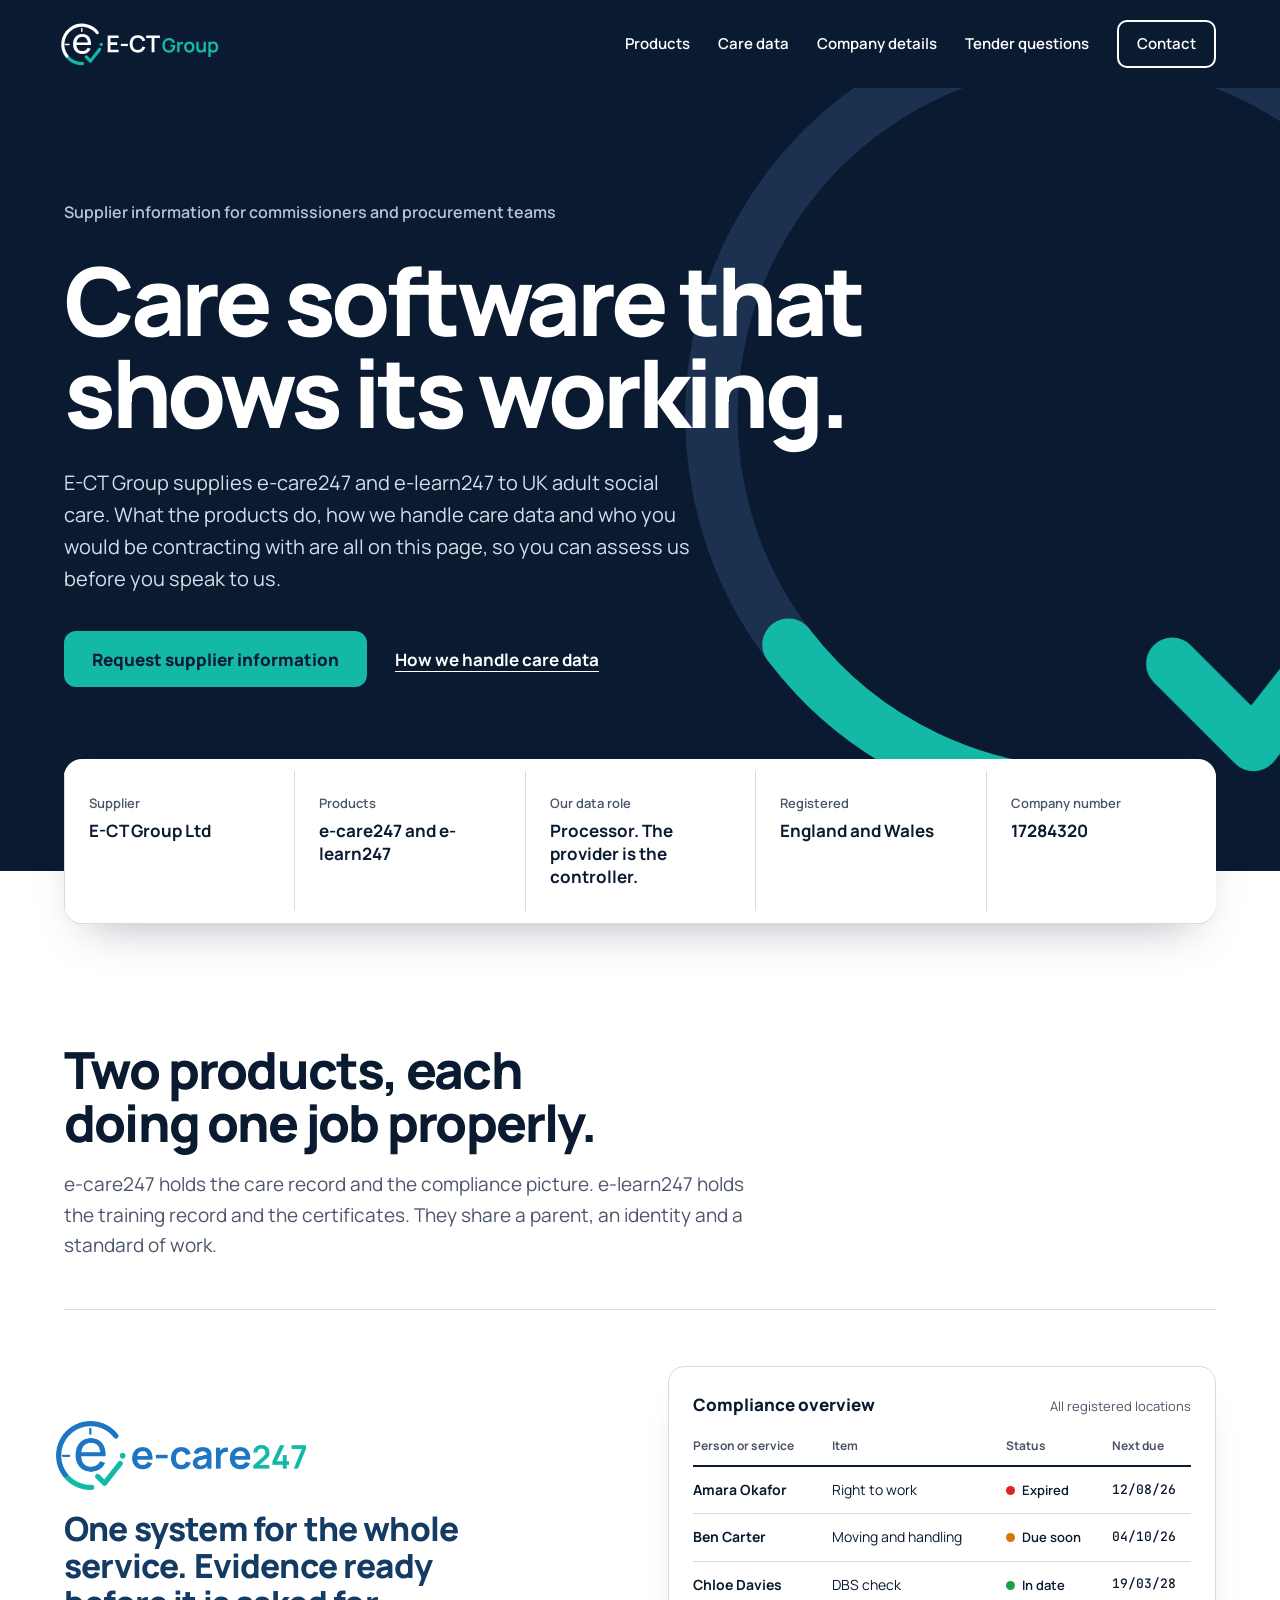
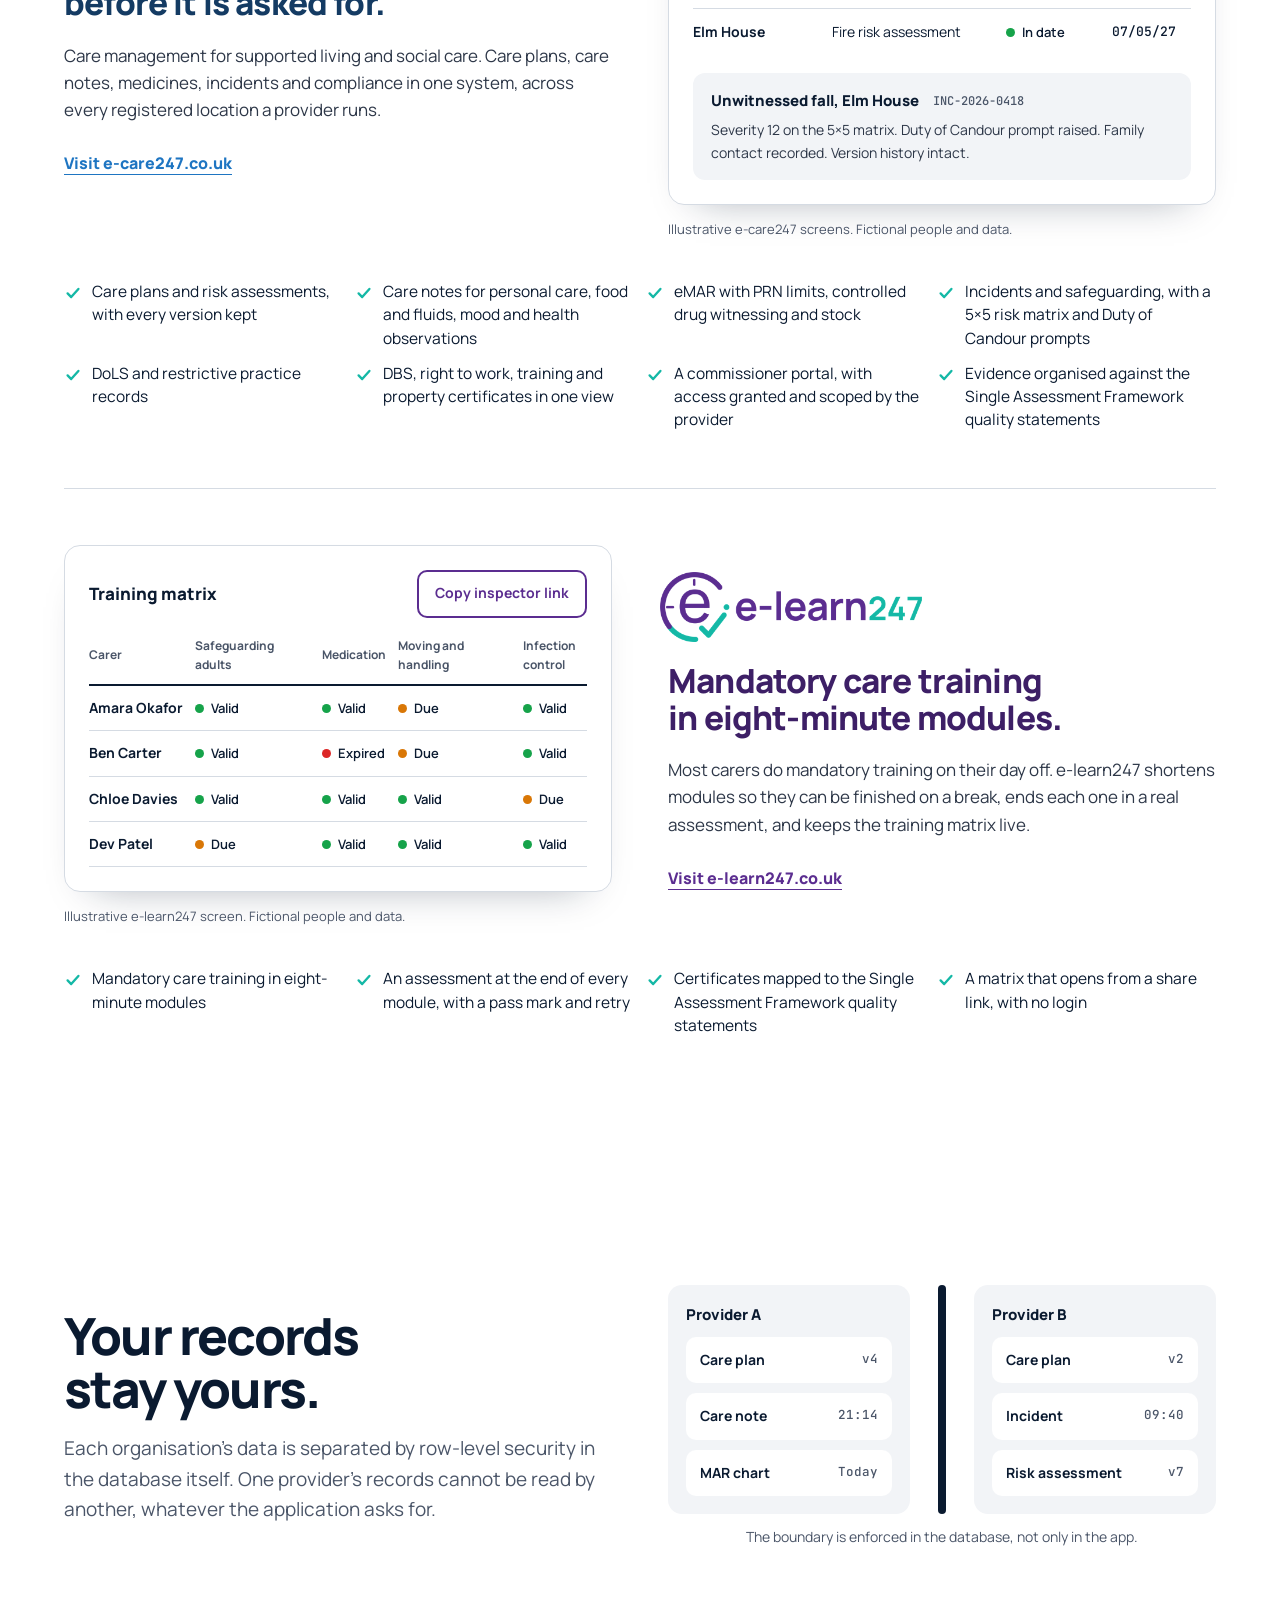
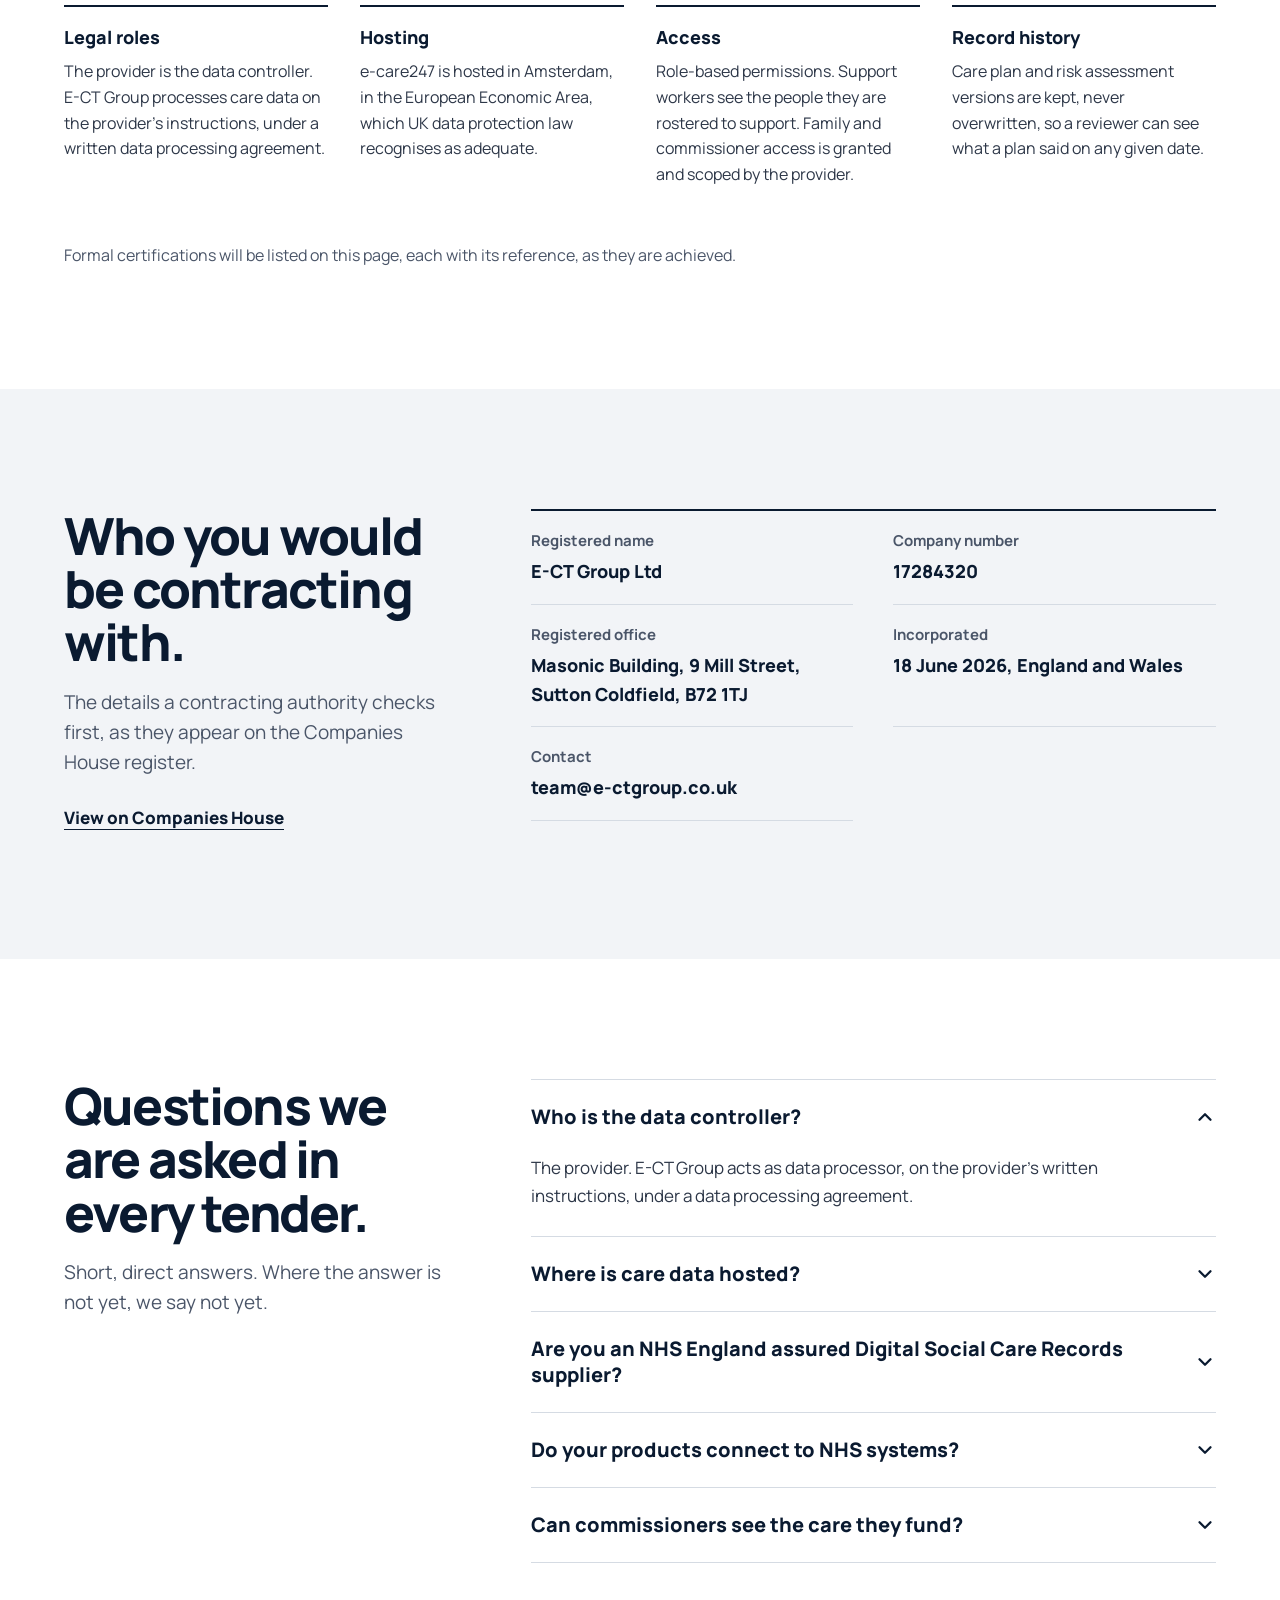
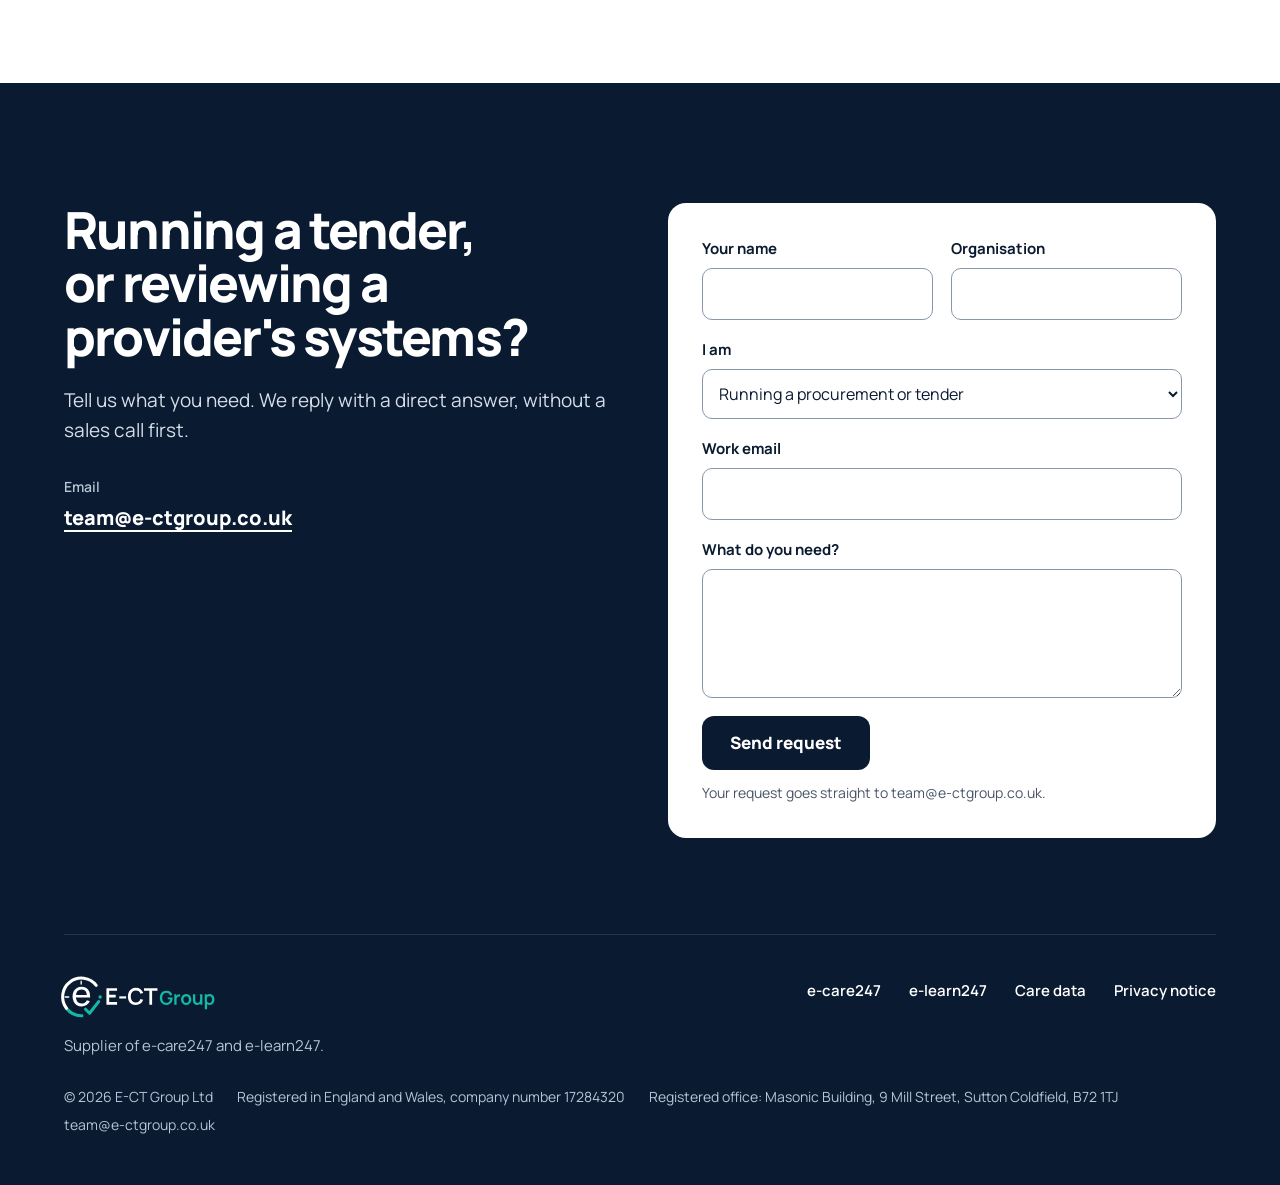
<file: index.html>
<!doctype html>
<html lang="en-GB">
<head>
<meta charset="utf-8">
<meta name="viewport" content="width=device-width, initial-scale=1">
<title>E-CT Group · Care software for UK adult social care</title>
<meta name="description" content="E-CT Group supplies e-care247 and e-learn247 to UK adult social care. Supplier information for commissioners and procurement teams: products, care data handling and company details.">
<link rel="canonical" href="https://e-ctgroup.co.uk/">
<meta name="theme-color" content="#0A1A30">
<meta property="og:type" content="website">
<meta property="og:site_name" content="E-CT Group">
<meta property="og:title" content="E-CT Group · Care software that shows its working">
<meta property="og:description" content="E-CT Group supplies e-care247 and e-learn247 to UK adult social care. Supplier information for commissioners and procurement teams: products, care data handling and company details.">
<meta property="og:url" content="https://e-ctgroup.co.uk/">
<meta property="og:image" content="https://e-ctgroup.co.uk/assets/img/og-image.png">
<meta property="og:locale" content="en_GB">
<meta name="twitter:card" content="summary_large_image">
<link rel="icon" href="/favicon.svg" type="image/svg+xml">
<link rel="icon" href="/favicon-32.png" sizes="32x32" type="image/png">
<link rel="apple-touch-icon" href="/apple-touch-icon.png">
<link rel="manifest" href="/site.webmanifest">
<link rel="preload" href="/assets/fonts/manrope.woff2" as="font" type="font/woff2" crossorigin>
<link rel="stylesheet" href="/assets/site.css">
<script type="application/ld+json">{"@context": "https://schema.org", "@type": "Organization", "name": "E-CT Group Ltd", "alternateName": "E-CT Group", "url": "https://e-ctgroup.co.uk/", "logo": "https://e-ctgroup.co.uk/assets/img/e-ct-group.svg", "email": "team@e-ctgroup.co.uk", "address": {"@type": "PostalAddress", "streetAddress": "Masonic Building, 9 Mill Street", "addressLocality": "Sutton Coldfield", "postalCode": "B72 1TJ", "addressCountry": "GB"}, "identifier": "17284320"}</script>
<script src="/assets/site.js" defer></script>
</head>
<body>
<div style="font-family: 'Manrope', system-ui, sans-serif; color: #0A1A30; background: #FFFFFF; font-size: 16px; line-height: 1.6">
<a href="#main" class="skip">Skip to main content</a><header style="background: #0A1A30; position: relative; z-index: 20">
<div style="max-width: 1200px; margin: 0 auto; padding-left: 24px; padding-right: 24px; box-sizing: border-box; padding-top: 18px; padding-bottom: 18px; display: flex; flex-wrap: wrap; align-items: center; justify-content: space-between; gap: 12px 24px">
<a href="/" aria-label="E-CT Group home" style="display: block; margin-left: -10px"><img src="/assets/img/e-ct-group-on-dark.svg" alt="E-CT Group" style="width: 172px; height: auto; display: block"></a>
<nav aria-label="Main" class="dnav" style="display: flex; flex-wrap: wrap; align-items: center; gap: 4px 28px; font-size: 15px; font-weight: 600">
<a href="#products" class="navlink" style="text-decoration: none; padding: 10px 0; color: #FFFFFF">Products</a>
<a href="#data" class="navlink" style="text-decoration: none; padding: 10px 0; color: #FFFFFF">Care data</a>
<a href="#company" class="navlink" style="text-decoration: none; padding: 10px 0; color: #FFFFFF">Company details</a>
<a href="#questions" class="navlink" style="text-decoration: none; padding: 10px 0; color: #FFFFFF">Tender questions</a>
<a href="#contact" style="text-decoration: none; padding: 10px 18px; border: 2px solid #FFFFFF; border-radius: 10px; color: #FFFFFF">Contact</a>
</nav>
<details class="mnav">
<summary aria-label="Open menu" style="list-style: none; cursor: pointer; display: inline-flex; align-items: center; gap: 10px; min-height: 44px; padding: 0 16px; border: 2px solid #FFFFFF; border-radius: 10px; color: #FFFFFF; font-weight: 700; font-size: 15px"><svg width="18" height="18" viewBox="0 0 24 24" aria-hidden="true"><path d="M4 7h16M4 12h16M4 17h16" fill="none" stroke="#FFFFFF" stroke-width="2.4" stroke-linecap="round"></path></svg>Menu</summary>
<nav aria-label="Main" class="mpanel" style="position: absolute; left: 0; right: 0; top: 100%; background: #0A1A30; border-top: 1px solid #22344F; padding: 8px 24px 24px; display: flex; flex-direction: column; font-size: 18px; font-weight: 700; box-shadow: 0 24px 40px -20px rgba(0, 0, 0, 0.6)">
<a href="#products" style="color: #FFFFFF; text-decoration: none; padding: 14px 0; border-bottom: 1px solid #22344F">Products</a>
<a href="#data" style="color: #FFFFFF; text-decoration: none; padding: 14px 0; border-bottom: 1px solid #22344F">Care data</a>
<a href="#company" style="color: #FFFFFF; text-decoration: none; padding: 14px 0; border-bottom: 1px solid #22344F">Company details</a>
<a href="#questions" style="color: #FFFFFF; text-decoration: none; padding: 14px 0; border-bottom: 1px solid #22344F">Tender questions</a>
<a href="#contact" style="color: #FFFFFF; text-decoration: none; padding: 14px 0">Contact</a>
</nav>
</details>
</div>
</header>
<main id="main"><section id="top" aria-labelledby="hero-h" style="background: #0A1A30; color: #FFFFFF; position: relative; overflow: hidden">
<svg class="hero-ring" viewBox="0 0 3600 3600" aria-hidden="true" style="position: absolute; right: -260px; top: -120px; width: 900px; height: 900px; pointer-events: none; overflow: visible">
<defs>
<mask id="ring-reveal" maskUnits="userSpaceOnUse" x="-400" y="-400" width="4400" height="4400">
<path class="ring-sweep" pathLength="1" d="M1842.286 3301.788A1510.300 1510.300 0 1 1 2991.046 868.819" fill="none" stroke="#FFFFFF" stroke-width="236" stroke-linecap="round"></path>
</mask>
</defs>
<g class="ring-spin">
<g mask="url(#ring-reveal)">
<path d="M594.033 2706.816A1510.300 1510.300 0 0 1 2991.046 868.819" fill="none" stroke="#1C3050" stroke-width="210" stroke-linecap="round"></path>
<path d="M1842.286 3301.788A1510.300 1510.300 0 0 1 594.033 2706.816" fill="none" stroke="#14B8A6" stroke-width="210" stroke-linecap="round"></path>
</g>
<g class="tick-pop">
<path class="tick-draw" pathLength="1" d="M2128.81 2782.82L2454.23 3108.04L3190.35 2169.31" fill="none" stroke="#14B8A6" stroke-width="210" stroke-linecap="round" stroke-linejoin="round"></path>
</g>
</g>
</svg>
<div class="hero-pad" style="max-width: 1200px; margin: 0 auto; padding-left: 24px; padding-right: 24px; box-sizing: border-box; position: relative; padding-top: 112px; padding-bottom: 184px; display: flex; flex-direction: column; gap: 28px">
<p class="rise rise-1" style="margin: 0; font-size: 16px; font-weight: 600; color: #B8C4D4">Supplier information for commissioners and procurement teams</p>
<h1 id="hero-h" class="rise rise-2" style="margin: 0; font-size: clamp(48px, 7.4vw, 104px); line-height: 0.98; font-weight: 800; letter-spacing: -0.045em; max-width: 860px; text-wrap: balance">Care software that shows its working.</h1>
<p class="rise rise-3" style="margin: 0; font-size: 20px; line-height: 1.6; color: #D5DEE9; max-width: 640px; text-wrap: pretty">E-CT Group supplies e-care247 and e-learn247 to UK adult social care. What the products do, how we handle care data and who you would be contracting with are all on this page, so you can assess us before you speak to us.</p>
<div class="rise rise-4" style="display: flex; flex-wrap: wrap; align-items: center; gap: 14px 28px; padding-top: 8px">
<a href="#contact" style="display: inline-flex; align-items: center; min-height: 56px; padding: 0 28px; border-radius: 12px; background: #14B8A6; color: #0A1A30; font-weight: 800; font-size: 17px; text-decoration: none">Request supplier information</a>
<a href="#data" style="color: #FFFFFF; font-weight: 700; font-size: 17px; text-underline-offset: 5px; padding: 12px 0">How we handle care data</a>
</div>
</div>
</section>
<div style="max-width: 1200px; margin: 0 auto; padding-left: 24px; padding-right: 24px; box-sizing: border-box; position: relative; margin-top: -112px">
<div aria-label="Supplier at a glance" class="rise rise-5 facts" style="background: #FFFFFF; border-radius: 18px; box-shadow: 0 1px 0 #D5DBE3, 0 24px 48px -24px rgba(10, 26, 48, 0.35); padding: 12px 0; display: grid; grid-template-columns: repeat(auto-fit, minmax(min(136px, 100%), 1fr)); gap: 0px; ; overflow: hidden">
<div class="fact" style="display: flex; flex-direction: column; gap: 6px; padding: 22px 24px; border-left: 1px solid #D5DBE3"><span style="font-size: 13px; font-weight: 600; color: #4A5568">Supplier</span><span style="font-size: 17px; line-height: 1.35; font-weight: 700; color: #0A1A30">E-CT Group Ltd</span></div>
<div class="fact" style="display: flex; flex-direction: column; gap: 6px; padding: 22px 24px; border-left: 1px solid #D5DBE3"><span style="font-size: 13px; font-weight: 600; color: #4A5568">Products</span><span style="font-size: 17px; line-height: 1.35; font-weight: 700; color: #0A1A30">e-care247 and e-learn247</span></div>
<div class="fact" style="display: flex; flex-direction: column; gap: 6px; padding: 22px 24px; border-left: 1px solid #D5DBE3"><span style="font-size: 13px; font-weight: 600; color: #4A5568">Our data role</span><span style="font-size: 17px; line-height: 1.35; font-weight: 700; color: #0A1A30">Processor. The provider is the controller.</span></div>
<div class="fact" style="display: flex; flex-direction: column; gap: 6px; padding: 22px 24px; border-left: 1px solid #D5DBE3"><span style="font-size: 13px; font-weight: 600; color: #4A5568">Registered</span><span style="font-size: 17px; line-height: 1.35; font-weight: 700; color: #0A1A30">England and Wales</span></div>
<div class="fact" style="display: flex; flex-direction: column; gap: 6px; padding: 22px 24px; border-left: 1px solid #D5DBE3"><span style="font-size: 13px; font-weight: 600; color: #4A5568">Company number</span><span style="font-size: 17px; line-height: 1.35; font-weight: 700; color: #0A1A30">17284320</span></div>
</div>
</div>
<section id="products" aria-labelledby="products-h" style="background: #FFFFFF">
<div class="pad" style="max-width: 1200px; margin: 0 auto; padding-left: 24px; padding-right: 24px; box-sizing: border-box; padding-top: 120px; padding-bottom: 72px; display: flex; flex-direction: column; gap: 20px">
<h2 id="products-h" style="margin: 0; font-size: clamp(32px, 4vw, 52px); line-height: 1.04; font-weight: 800; letter-spacing: -0.035em; color: #0A1A30; text-wrap: balance; max-width: 820px">Two products, each doing one job properly.</h2>
<p style="margin: 0; font-size: 19px; line-height: 1.6; color: #4A5568; max-width: 680px; text-wrap: pretty">e-care247 holds the care record and the compliance picture. e-learn247 holds the training record and the certificates. They share a parent, an identity and a standard of work.</p>
<div style="padding-top: 28px">
<article id="e-care247" aria-label="e-care247" style="display: flex; flex-direction: column; gap: 40px; padding: 56px 0; border-top: 1px solid #D5DBE3">
<div style="display: grid; grid-template-columns: repeat(auto-fit, minmax(min(440px, 100%), 1fr)); gap: 56px; align-items: center"><div style="display: flex; flex-direction: column; gap: 20px; min-width: 0">
<img loading="lazy" decoding="async" src="/assets/img/e-care247.png" alt="e-care247" style="width: 250px; height: auto; display: block; margin-left: -8px">
<h3 style="margin: 0; font-size: clamp(26px, 2.6vw, 34px); line-height: 1.12; font-weight: 800; letter-spacing: -0.025em; color: #143B63; text-wrap: balance">One system for the whole service. Evidence ready before it is asked for.</h3>
<p style="margin: 0; font-size: 17px; line-height: 1.6; color: #2D3748; text-wrap: pretty">Care management for supported living and social care. Care plans, care notes, medicines, incidents and compliance in one system, across every registered location a provider runs.</p>
<a href="https://e-care247.co.uk" style="font-weight: 800; color: #1E75C2; text-underline-offset: 5px; align-self: flex-start; padding: 8px 0">Visit e-care247.co.uk</a>
</div><figure style="margin: 0; display: flex; flex-direction: column; gap: 14px; min-width: 0">
<div style="background: #FFFFFF; border: 1px solid #D5DBE3; border-radius: 16px; padding: 24px; display: flex; flex-direction: column; gap: 18px; box-shadow: 0 20px 40px -28px rgba(10, 26, 48, 0.4)">
<div style="display: flex; flex-wrap: wrap; justify-content: space-between; align-items: baseline; gap: 8px"><span style="font-size: 17px; font-weight: 800">Compliance overview</span><span style="font-size: 13px; color: #4A5568">All registered locations</span></div>
<div style="overflow-x: auto"><table class="tbl" style="width: 100%; min-width: 440px; border-collapse: collapse; font-size: 14px">
<thead><tr><th scope="col" style="text-align: left; padding: 0 12px 10px 0; border-bottom: 2px solid #0A1A30; font-size: 12px; font-weight: 700; color: #4A5568">Person or service</th><th scope="col" style="text-align: left; padding: 0 12px 10px 0; border-bottom: 2px solid #0A1A30; font-size: 12px; font-weight: 700; color: #4A5568">Item</th><th scope="col" style="text-align: left; padding: 0 12px 10px 0; border-bottom: 2px solid #0A1A30; font-size: 12px; font-weight: 700; color: #4A5568">Status</th><th class="hide-sm" scope="col" style="text-align: left; padding: 0 12px 10px 0; border-bottom: 2px solid #0A1A30; font-size: 12px; font-weight: 700; color: #4A5568">Next due</th></tr></thead>
<tbody>
<tr><td style="padding: 12px 12px 12px 0; border-bottom: 1px solid #D5DBE3; font-weight: 700">Amara Okafor</td><td style="padding: 12px 12px 12px 0; border-bottom: 1px solid #D5DBE3;">Right to work</td><td style="padding: 12px 12px 12px 0; border-bottom: 1px solid #D5DBE3;"><span style="display: inline-flex; align-items: center; gap: 7px; font-size: 13px; font-weight: 600; color: #0A1A30; white-space: nowrap"><span aria-hidden="true" style="width: 9px; height: 9px; border-radius: 50%; background: #DC2626; flex: none"></span>Expired</span></td><td class="hide-sm" style="padding: 12px 0; border-bottom: 1px solid #D5DBE3; font-family: 'JetBrains Mono', ui-monospace, monospace; font-weight: 500; font-size: 13px">12/08/26</td></tr>
<tr><td style="padding: 12px 12px 12px 0; border-bottom: 1px solid #D5DBE3; font-weight: 700">Ben Carter</td><td style="padding: 12px 12px 12px 0; border-bottom: 1px solid #D5DBE3;">Moving and handling</td><td style="padding: 12px 12px 12px 0; border-bottom: 1px solid #D5DBE3;"><span style="display: inline-flex; align-items: center; gap: 7px; font-size: 13px; font-weight: 600; color: #0A1A30; white-space: nowrap"><span aria-hidden="true" style="width: 9px; height: 9px; border-radius: 50%; background: #D97706; flex: none"></span>Due soon</span></td><td class="hide-sm" style="padding: 12px 0; border-bottom: 1px solid #D5DBE3; font-family: 'JetBrains Mono', ui-monospace, monospace; font-weight: 500; font-size: 13px">04/10/26</td></tr>
<tr><td style="padding: 12px 12px 12px 0; border-bottom: 1px solid #D5DBE3; font-weight: 700">Chloe Davies</td><td style="padding: 12px 12px 12px 0; border-bottom: 1px solid #D5DBE3;">DBS check</td><td style="padding: 12px 12px 12px 0; border-bottom: 1px solid #D5DBE3;"><span style="display: inline-flex; align-items: center; gap: 7px; font-size: 13px; font-weight: 600; color: #0A1A30; white-space: nowrap"><span aria-hidden="true" style="width: 9px; height: 9px; border-radius: 50%; background: #16A34A; flex: none"></span>In date</span></td><td class="hide-sm" style="padding: 12px 0; border-bottom: 1px solid #D5DBE3; font-family: 'JetBrains Mono', ui-monospace, monospace; font-weight: 500; font-size: 13px">19/03/28</td></tr>
<tr><td style="padding: 12px 12px 12px 0;  font-weight: 700">Elm House</td><td style="padding: 12px 12px 12px 0; ">Fire risk assessment</td><td style="padding: 12px 12px 12px 0; "><span style="display: inline-flex; align-items: center; gap: 7px; font-size: 13px; font-weight: 600; color: #0A1A30; white-space: nowrap"><span aria-hidden="true" style="width: 9px; height: 9px; border-radius: 50%; background: #16A34A; flex: none"></span>In date</span></td><td class="hide-sm" style="padding: 12px 0;  font-family: 'JetBrains Mono', ui-monospace, monospace; font-weight: 500; font-size: 13px">07/05/27</td></tr>
</tbody></table></div>
<div style="background: #F2F4F7; border-radius: 12px; padding: 16px 18px; display: flex; flex-direction: column; gap: 6px">
<div style="display: flex; flex-wrap: wrap; gap: 8px 14px; align-items: center"><span style="font-size: 15px; font-weight: 800">Unwitnessed fall, Elm House</span><span style="font-family: 'JetBrains Mono', ui-monospace, monospace; font-weight: 500; font-size: 12px; color: #4A5568">INC-2026-0418</span></div>
<span style="font-size: 14px; color: #2D3748">Severity 12 on the 5×5 matrix. Duty of Candour prompt raised. Family contact recorded. Version history intact.</span>
</div>
</div>
<figcaption style="font-size: 13px; color: #4A5568">Illustrative e-care247 screens. Fictional people and data.</figcaption>
</figure></div>
<ul style="margin: 0; padding: 0; list-style: none; display: grid; grid-template-columns: repeat(auto-fit, minmax(min(260px, 100%), 1fr)); gap: 12px; "><li style="display: flex; gap: 10px; align-items: flex-start; font-size: 15.5px; line-height: 1.5"><svg width="18" height="18" viewBox="0 0 20 20" aria-hidden="true" style="flex: none; margin-top: 4px"><path d="M4 10.5l4 4 8-9" fill="none" stroke="#14B8A6" stroke-width="2.6" stroke-linecap="round" stroke-linejoin="round"></path></svg><span>Care plans and risk assessments, with every version kept</span></li><li style="display: flex; gap: 10px; align-items: flex-start; font-size: 15.5px; line-height: 1.5"><svg width="18" height="18" viewBox="0 0 20 20" aria-hidden="true" style="flex: none; margin-top: 4px"><path d="M4 10.5l4 4 8-9" fill="none" stroke="#14B8A6" stroke-width="2.6" stroke-linecap="round" stroke-linejoin="round"></path></svg><span>Care notes for personal care, food and fluids, mood and health observations</span></li><li style="display: flex; gap: 10px; align-items: flex-start; font-size: 15.5px; line-height: 1.5"><svg width="18" height="18" viewBox="0 0 20 20" aria-hidden="true" style="flex: none; margin-top: 4px"><path d="M4 10.5l4 4 8-9" fill="none" stroke="#14B8A6" stroke-width="2.6" stroke-linecap="round" stroke-linejoin="round"></path></svg><span>eMAR with PRN limits, controlled drug witnessing and stock</span></li><li style="display: flex; gap: 10px; align-items: flex-start; font-size: 15.5px; line-height: 1.5"><svg width="18" height="18" viewBox="0 0 20 20" aria-hidden="true" style="flex: none; margin-top: 4px"><path d="M4 10.5l4 4 8-9" fill="none" stroke="#14B8A6" stroke-width="2.6" stroke-linecap="round" stroke-linejoin="round"></path></svg><span>Incidents and safeguarding, with a 5×5 risk matrix and Duty of Candour prompts</span></li><li style="display: flex; gap: 10px; align-items: flex-start; font-size: 15.5px; line-height: 1.5"><svg width="18" height="18" viewBox="0 0 20 20" aria-hidden="true" style="flex: none; margin-top: 4px"><path d="M4 10.5l4 4 8-9" fill="none" stroke="#14B8A6" stroke-width="2.6" stroke-linecap="round" stroke-linejoin="round"></path></svg><span>DoLS and restrictive practice records</span></li><li style="display: flex; gap: 10px; align-items: flex-start; font-size: 15.5px; line-height: 1.5"><svg width="18" height="18" viewBox="0 0 20 20" aria-hidden="true" style="flex: none; margin-top: 4px"><path d="M4 10.5l4 4 8-9" fill="none" stroke="#14B8A6" stroke-width="2.6" stroke-linecap="round" stroke-linejoin="round"></path></svg><span>DBS, right to work, training and property certificates in one view</span></li><li style="display: flex; gap: 10px; align-items: flex-start; font-size: 15.5px; line-height: 1.5"><svg width="18" height="18" viewBox="0 0 20 20" aria-hidden="true" style="flex: none; margin-top: 4px"><path d="M4 10.5l4 4 8-9" fill="none" stroke="#14B8A6" stroke-width="2.6" stroke-linecap="round" stroke-linejoin="round"></path></svg><span>A commissioner portal, with access granted and scoped by the provider</span></li><li style="display: flex; gap: 10px; align-items: flex-start; font-size: 15.5px; line-height: 1.5"><svg width="18" height="18" viewBox="0 0 20 20" aria-hidden="true" style="flex: none; margin-top: 4px"><path d="M4 10.5l4 4 8-9" fill="none" stroke="#14B8A6" stroke-width="2.6" stroke-linecap="round" stroke-linejoin="round"></path></svg><span>Evidence organised against the Single Assessment Framework quality statements</span></li></ul>
</article>
<article id="e-learn247" aria-label="e-learn247" style="display: flex; flex-direction: column; gap: 40px; padding: 56px 0; border-top: 1px solid #D5DBE3">
<div style="display: grid; grid-template-columns: repeat(auto-fit, minmax(min(440px, 100%), 1fr)); gap: 56px; align-items: center"><figure style="margin: 0; display: flex; flex-direction: column; gap: 14px; min-width: 0">
<div style="background: #FFFFFF; border: 1px solid #D5DBE3; border-radius: 16px; padding: 24px; display: flex; flex-direction: column; gap: 18px; box-shadow: 0 20px 40px -28px rgba(10, 26, 48, 0.4)">
<div style="display: flex; flex-wrap: wrap; justify-content: space-between; align-items: center; gap: 10px"><span style="font-size: 17px; font-weight: 800">Training matrix</span><span aria-hidden="true" style="display: inline-flex; align-items: center; font-size: 14px; font-weight: 700; min-height: 44px; padding: 0 16px; border-radius: 10px; border: 2px solid #5B2D90; background: #FFFFFF; color: #5B2D90; cursor: pointer">Copy inspector link</span></div>
<div style="overflow-x: auto"><table class="tbl" style="width: 100%; min-width: 540px; border-collapse: collapse; font-size: 14px">
<thead><tr><th scope="col" style="text-align: left; padding: 0 12px 10px 0; border-bottom: 2px solid #0A1A30; font-size: 12px; font-weight: 700; color: #4A5568">Carer</th><th scope="col" style="text-align: left; padding: 0 12px 10px 0; border-bottom: 2px solid #0A1A30; font-size: 12px; font-weight: 700; color: #4A5568">Safeguarding adults</th><th scope="col" style="text-align: left; padding: 0 12px 10px 0; border-bottom: 2px solid #0A1A30; font-size: 12px; font-weight: 700; color: #4A5568">Medication</th><th class="hide-sm" scope="col" style="text-align: left; padding: 0 12px 10px 0; border-bottom: 2px solid #0A1A30; font-size: 12px; font-weight: 700; color: #4A5568">Moving and handling</th><th class="hide-sm" scope="col" style="text-align: left; padding: 0 12px 10px 0; border-bottom: 2px solid #0A1A30; font-size: 12px; font-weight: 700; color: #4A5568">Infection control</th></tr></thead>
<tbody>
<tr><th scope="row" style="text-align: left; padding: 11px 12px 11px 0; border-bottom: 1px solid #D5DBE3; font-weight: 700; white-space: nowrap">Amara Okafor</th><td style="padding: 11px 10px 11px 0; border-bottom: 1px solid #D5DBE3"><span style="display: inline-flex; align-items: center; gap: 7px; font-size: 13px; font-weight: 600; color: #0A1A30; white-space: nowrap"><span aria-hidden="true" style="width: 9px; height: 9px; border-radius: 50%; background: #16A34A; flex: none"></span>Valid</span></td><td style="padding: 11px 10px 11px 0; border-bottom: 1px solid #D5DBE3"><span style="display: inline-flex; align-items: center; gap: 7px; font-size: 13px; font-weight: 600; color: #0A1A30; white-space: nowrap"><span aria-hidden="true" style="width: 9px; height: 9px; border-radius: 50%; background: #16A34A; flex: none"></span>Valid</span></td><td class="hide-sm" style="padding: 11px 10px 11px 0; border-bottom: 1px solid #D5DBE3"><span style="display: inline-flex; align-items: center; gap: 7px; font-size: 13px; font-weight: 600; color: #0A1A30; white-space: nowrap"><span aria-hidden="true" style="width: 9px; height: 9px; border-radius: 50%; background: #D97706; flex: none"></span>Due</span></td><td class="hide-sm" style="padding: 11px 10px 11px 0; border-bottom: 1px solid #D5DBE3"><span style="display: inline-flex; align-items: center; gap: 7px; font-size: 13px; font-weight: 600; color: #0A1A30; white-space: nowrap"><span aria-hidden="true" style="width: 9px; height: 9px; border-radius: 50%; background: #16A34A; flex: none"></span>Valid</span></td></tr>
<tr><th scope="row" style="text-align: left; padding: 11px 12px 11px 0; border-bottom: 1px solid #D5DBE3; font-weight: 700; white-space: nowrap">Ben Carter</th><td style="padding: 11px 10px 11px 0; border-bottom: 1px solid #D5DBE3"><span style="display: inline-flex; align-items: center; gap: 7px; font-size: 13px; font-weight: 600; color: #0A1A30; white-space: nowrap"><span aria-hidden="true" style="width: 9px; height: 9px; border-radius: 50%; background: #16A34A; flex: none"></span>Valid</span></td><td style="padding: 11px 10px 11px 0; border-bottom: 1px solid #D5DBE3"><span style="display: inline-flex; align-items: center; gap: 7px; font-size: 13px; font-weight: 600; color: #0A1A30; white-space: nowrap"><span aria-hidden="true" style="width: 9px; height: 9px; border-radius: 50%; background: #DC2626; flex: none"></span>Expired</span></td><td class="hide-sm" style="padding: 11px 10px 11px 0; border-bottom: 1px solid #D5DBE3"><span style="display: inline-flex; align-items: center; gap: 7px; font-size: 13px; font-weight: 600; color: #0A1A30; white-space: nowrap"><span aria-hidden="true" style="width: 9px; height: 9px; border-radius: 50%; background: #D97706; flex: none"></span>Due</span></td><td class="hide-sm" style="padding: 11px 10px 11px 0; border-bottom: 1px solid #D5DBE3"><span style="display: inline-flex; align-items: center; gap: 7px; font-size: 13px; font-weight: 600; color: #0A1A30; white-space: nowrap"><span aria-hidden="true" style="width: 9px; height: 9px; border-radius: 50%; background: #16A34A; flex: none"></span>Valid</span></td></tr>
<tr><th scope="row" style="text-align: left; padding: 11px 12px 11px 0; border-bottom: 1px solid #D5DBE3; font-weight: 700; white-space: nowrap">Chloe Davies</th><td style="padding: 11px 10px 11px 0; border-bottom: 1px solid #D5DBE3"><span style="display: inline-flex; align-items: center; gap: 7px; font-size: 13px; font-weight: 600; color: #0A1A30; white-space: nowrap"><span aria-hidden="true" style="width: 9px; height: 9px; border-radius: 50%; background: #16A34A; flex: none"></span>Valid</span></td><td style="padding: 11px 10px 11px 0; border-bottom: 1px solid #D5DBE3"><span style="display: inline-flex; align-items: center; gap: 7px; font-size: 13px; font-weight: 600; color: #0A1A30; white-space: nowrap"><span aria-hidden="true" style="width: 9px; height: 9px; border-radius: 50%; background: #16A34A; flex: none"></span>Valid</span></td><td class="hide-sm" style="padding: 11px 10px 11px 0; border-bottom: 1px solid #D5DBE3"><span style="display: inline-flex; align-items: center; gap: 7px; font-size: 13px; font-weight: 600; color: #0A1A30; white-space: nowrap"><span aria-hidden="true" style="width: 9px; height: 9px; border-radius: 50%; background: #16A34A; flex: none"></span>Valid</span></td><td class="hide-sm" style="padding: 11px 10px 11px 0; border-bottom: 1px solid #D5DBE3"><span style="display: inline-flex; align-items: center; gap: 7px; font-size: 13px; font-weight: 600; color: #0A1A30; white-space: nowrap"><span aria-hidden="true" style="width: 9px; height: 9px; border-radius: 50%; background: #D97706; flex: none"></span>Due</span></td></tr>
<tr><th scope="row" style="text-align: left; padding: 11px 12px 11px 0; border-bottom: 1px solid #D5DBE3; font-weight: 700; white-space: nowrap">Dev Patel</th><td style="padding: 11px 10px 11px 0; border-bottom: 1px solid #D5DBE3"><span style="display: inline-flex; align-items: center; gap: 7px; font-size: 13px; font-weight: 600; color: #0A1A30; white-space: nowrap"><span aria-hidden="true" style="width: 9px; height: 9px; border-radius: 50%; background: #D97706; flex: none"></span>Due</span></td><td style="padding: 11px 10px 11px 0; border-bottom: 1px solid #D5DBE3"><span style="display: inline-flex; align-items: center; gap: 7px; font-size: 13px; font-weight: 600; color: #0A1A30; white-space: nowrap"><span aria-hidden="true" style="width: 9px; height: 9px; border-radius: 50%; background: #16A34A; flex: none"></span>Valid</span></td><td class="hide-sm" style="padding: 11px 10px 11px 0; border-bottom: 1px solid #D5DBE3"><span style="display: inline-flex; align-items: center; gap: 7px; font-size: 13px; font-weight: 600; color: #0A1A30; white-space: nowrap"><span aria-hidden="true" style="width: 9px; height: 9px; border-radius: 50%; background: #16A34A; flex: none"></span>Valid</span></td><td class="hide-sm" style="padding: 11px 10px 11px 0; border-bottom: 1px solid #D5DBE3"><span style="display: inline-flex; align-items: center; gap: 7px; font-size: 13px; font-weight: 600; color: #0A1A30; white-space: nowrap"><span aria-hidden="true" style="width: 9px; height: 9px; border-radius: 50%; background: #16A34A; flex: none"></span>Valid</span></td></tr>
</tbody></table></div>
</div>
<figcaption style="font-size: 13px; color: #4A5568">Illustrative e-learn247 screen. Fictional people and data.</figcaption>
</figure><div style="display: flex; flex-direction: column; gap: 20px; min-width: 0">
<img loading="lazy" decoding="async" src="/assets/img/e-learn247.png" alt="e-learn247" style="width: 262px; height: auto; display: block; margin-left: -8px">
<h3 style="margin: 0; font-size: clamp(26px, 2.6vw, 34px); line-height: 1.12; font-weight: 800; letter-spacing: -0.025em; color: #3D1F66; text-wrap: balance">Mandatory care training in eight-minute modules.</h3>
<p style="margin: 0; font-size: 17px; line-height: 1.6; color: #2D3748; text-wrap: pretty">Most carers do mandatory training on their day off. e-learn247 shortens modules so they can be finished on a break, ends each one in a real assessment, and keeps the training matrix live.</p>
<a href="https://e-learn247.co.uk" style="font-weight: 800; color: #5B2D90; text-underline-offset: 5px; align-self: flex-start; padding: 8px 0">Visit e-learn247.co.uk</a>
</div></div>
<ul style="margin: 0; padding: 0; list-style: none; display: grid; grid-template-columns: repeat(auto-fit, minmax(min(260px, 100%), 1fr)); gap: 12px; "><li style="display: flex; gap: 10px; align-items: flex-start; font-size: 15.5px; line-height: 1.5"><svg width="18" height="18" viewBox="0 0 20 20" aria-hidden="true" style="flex: none; margin-top: 4px"><path d="M4 10.5l4 4 8-9" fill="none" stroke="#14B8A6" stroke-width="2.6" stroke-linecap="round" stroke-linejoin="round"></path></svg><span>Mandatory care training in eight-minute modules</span></li><li style="display: flex; gap: 10px; align-items: flex-start; font-size: 15.5px; line-height: 1.5"><svg width="18" height="18" viewBox="0 0 20 20" aria-hidden="true" style="flex: none; margin-top: 4px"><path d="M4 10.5l4 4 8-9" fill="none" stroke="#14B8A6" stroke-width="2.6" stroke-linecap="round" stroke-linejoin="round"></path></svg><span>An assessment at the end of every module, with a pass mark and retry</span></li><li style="display: flex; gap: 10px; align-items: flex-start; font-size: 15.5px; line-height: 1.5"><svg width="18" height="18" viewBox="0 0 20 20" aria-hidden="true" style="flex: none; margin-top: 4px"><path d="M4 10.5l4 4 8-9" fill="none" stroke="#14B8A6" stroke-width="2.6" stroke-linecap="round" stroke-linejoin="round"></path></svg><span>Certificates mapped to the Single Assessment Framework quality statements</span></li><li style="display: flex; gap: 10px; align-items: flex-start; font-size: 15.5px; line-height: 1.5"><svg width="18" height="18" viewBox="0 0 20 20" aria-hidden="true" style="flex: none; margin-top: 4px"><path d="M4 10.5l4 4 8-9" fill="none" stroke="#14B8A6" stroke-width="2.6" stroke-linecap="round" stroke-linejoin="round"></path></svg><span>A matrix that opens from a share link, with no login</span></li></ul>
</article>
</div>
</div>
</section>
<section id="data" aria-labelledby="data-h" style="background: #FFFFFF">
<div class="pad" style="max-width: 1200px; margin: 0 auto; padding-left: 24px; padding-right: 24px; box-sizing: border-box; padding-top: 120px; padding-bottom: 120px; display: flex; flex-direction: column; gap: 56px">
<div style="display: grid; grid-template-columns: repeat(auto-fit, minmax(min(440px, 100%), 1fr)); gap: 56px; align-items: center">
<div style="display: flex; flex-direction: column; gap: 18px"><h2 id="data-h" style="margin: 0; font-size: clamp(32px, 4vw, 52px); line-height: 1.04; font-weight: 800; letter-spacing: -0.035em; color: #0A1A30; text-wrap: balance; max-width: 820px">Your records stay yours.</h2><p style="margin: 0; font-size: 19px; line-height: 1.6; color: #4A5568; max-width: 680px; text-wrap: pretty">Each organisation's data is separated by row-level security in the database itself. One provider's records cannot be read by another, whatever the application asks for.</p></div>
<figure style="margin: 0; display: flex; flex-direction: column; gap: 12px">
<div class="orgs" style="display: flex; align-items: stretch; gap: 0">
<div style="flex: 1 1 0; min-width: 0; background: #F2F4F7; border-radius: 14px; padding: 18px; display: flex; flex-direction: column; gap: 10px"><span style="font-size: 15px; font-weight: 800">Provider A</span><div style="background: #FFFFFF; border-radius: 10px; padding: 12px 14px; display: flex; justify-content: space-between; gap: 10px; font-size: 14px"><span style="font-weight: 700">Care plan</span><span style="color: #4A5568; font-family: 'JetBrains Mono', ui-monospace, monospace; font-weight: 500; font-size: 12.5px">v4</span></div><div style="background: #FFFFFF; border-radius: 10px; padding: 12px 14px; display: flex; justify-content: space-between; gap: 10px; font-size: 14px"><span style="font-weight: 700">Care note</span><span style="color: #4A5568; font-family: 'JetBrains Mono', ui-monospace, monospace; font-weight: 500; font-size: 12.5px">21:14</span></div><div style="background: #FFFFFF; border-radius: 10px; padding: 12px 14px; display: flex; justify-content: space-between; gap: 10px; font-size: 14px"><span style="font-weight: 700">MAR chart</span><span style="color: #4A5568; font-family: 'JetBrains Mono', ui-monospace, monospace; font-weight: 500; font-size: 12.5px">Today</span></div></div>
<div class="orgdiv" style="flex: 0 0 64px; display: flex; align-items: center; justify-content: center"><div style="width: 8px; align-self: stretch; background: #0A1A30; border-radius: 4px"></div></div>
<div style="flex: 1 1 0; min-width: 0; background: #F2F4F7; border-radius: 14px; padding: 18px; display: flex; flex-direction: column; gap: 10px"><span style="font-size: 15px; font-weight: 800">Provider B</span><div style="background: #FFFFFF; border-radius: 10px; padding: 12px 14px; display: flex; justify-content: space-between; gap: 10px; font-size: 14px"><span style="font-weight: 700">Care plan</span><span style="color: #4A5568; font-family: 'JetBrains Mono', ui-monospace, monospace; font-weight: 500; font-size: 12.5px">v2</span></div><div style="background: #FFFFFF; border-radius: 10px; padding: 12px 14px; display: flex; justify-content: space-between; gap: 10px; font-size: 14px"><span style="font-weight: 700">Incident</span><span style="color: #4A5568; font-family: 'JetBrains Mono', ui-monospace, monospace; font-weight: 500; font-size: 12.5px">09:40</span></div><div style="background: #FFFFFF; border-radius: 10px; padding: 12px 14px; display: flex; justify-content: space-between; gap: 10px; font-size: 14px"><span style="font-weight: 700">Risk assessment</span><span style="color: #4A5568; font-family: 'JetBrains Mono', ui-monospace, monospace; font-weight: 500; font-size: 12.5px">v7</span></div></div>
</div>
<figcaption style="font-size: 14px; color: #4A5568; text-align: center">The boundary is enforced in the database, not only in the app.</figcaption>
</figure>
</div>
<div style="display: grid; grid-template-columns: repeat(auto-fit, minmax(min(240px, 100%), 1fr)); gap: 32px; ">
<div style="display: flex; flex-direction: column; gap: 8px; border-top: 2px solid #0A1A30; padding-top: 16px"><h3 style="margin: 0; font-size: 18px; font-weight: 800">Legal roles</h3><p style="margin: 0; font-size: 16px; line-height: 1.6; color: #2D3748">The provider is the data controller. E-CT Group processes care data on the provider's instructions, under a written data processing agreement.</p></div>
<div style="display: flex; flex-direction: column; gap: 8px; border-top: 2px solid #0A1A30; padding-top: 16px"><h3 style="margin: 0; font-size: 18px; font-weight: 800">Hosting</h3><p style="margin: 0; font-size: 16px; line-height: 1.6; color: #2D3748">e-care247 is hosted in Amsterdam, in the European Economic Area, which UK data protection law recognises as adequate.</p></div>
<div style="display: flex; flex-direction: column; gap: 8px; border-top: 2px solid #0A1A30; padding-top: 16px"><h3 style="margin: 0; font-size: 18px; font-weight: 800">Access</h3><p style="margin: 0; font-size: 16px; line-height: 1.6; color: #2D3748">Role-based permissions. Support workers see the people they are rostered to support. Family and commissioner access is granted and scoped by the provider.</p></div>
<div style="display: flex; flex-direction: column; gap: 8px; border-top: 2px solid #0A1A30; padding-top: 16px"><h3 style="margin: 0; font-size: 18px; font-weight: 800">Record history</h3><p style="margin: 0; font-size: 16px; line-height: 1.6; color: #2D3748">Care plan and risk assessment versions are kept, never overwritten, so a reviewer can see what a plan said on any given date.</p></div>
</div>
<p style="margin: 0; font-size: 16px; line-height: 1.6; color: #4A5568; max-width: 760px">Formal certifications will be listed on this page, each with its reference, as they are achieved.</p>
</div>
</section>
<section id="company" aria-labelledby="company-h" style="background: #F2F4F7">
<div class="pad" style="max-width: 1200px; margin: 0 auto; padding-left: 24px; padding-right: 24px; box-sizing: border-box; padding-top: 120px; padding-bottom: 120px; display: flex; flex-wrap: wrap; gap: 40px 64px; align-items: flex-start">
<div style="flex: 1 1 340px; min-width: 0; display: flex; flex-direction: column; gap: 18px"><h2 id="company-h" style="margin: 0; font-size: clamp(32px, 4vw, 52px); line-height: 1.04; font-weight: 800; letter-spacing: -0.035em; color: #0A1A30; text-wrap: balance; max-width: 820px">Who you would be contracting with.</h2><p style="margin: 0; font-size: 19px; line-height: 1.6; color: #4A5568; max-width: 680px; text-wrap: pretty">The details a contracting authority checks first, as they appear on the Companies House register.</p>
<a href="https://find-and-update.company-information.service.gov.uk/company/17284320" style="font-weight: 800; font-size: 17px; text-underline-offset: 5px; align-self: flex-start; padding: 8px 0">View on Companies House</a></div>
<dl style="flex: 2 1 560px; min-width: 0; margin: 0; border-top: 2px solid #0A1A30; display: grid; grid-template-columns: repeat(auto-fit, minmax(min(240px, 100%), 1fr)); gap: 0px; column-gap: 40px">
<div style="display: flex; flex-direction: column; gap: 4px; padding: 18px 0; border-bottom: 1px solid #D5DBE3"><dt style="font-size: 15px; font-weight: 700; color: #4A5568">Registered name</dt><dd style="margin: 0; font-size: 18px; font-weight: 800">E-CT Group Ltd</dd></div>
<div style="display: flex; flex-direction: column; gap: 4px; padding: 18px 0; border-bottom: 1px solid #D5DBE3"><dt style="font-size: 15px; font-weight: 700; color: #4A5568">Company number</dt><dd style="margin: 0; font-size: 18px; font-weight: 800">17284320</dd></div>
<div style="display: flex; flex-direction: column; gap: 4px; padding: 18px 0; border-bottom: 1px solid #D5DBE3"><dt style="font-size: 15px; font-weight: 700; color: #4A5568">Registered office</dt><dd style="margin: 0; font-size: 18px; font-weight: 800">Masonic Building, 9 Mill Street, Sutton Coldfield, B72 1TJ</dd></div>
<div style="display: flex; flex-direction: column; gap: 4px; padding: 18px 0; border-bottom: 1px solid #D5DBE3"><dt style="font-size: 15px; font-weight: 700; color: #4A5568">Incorporated</dt><dd style="margin: 0; font-size: 18px; font-weight: 800">18 June 2026, England and Wales</dd></div>
<div style="display: flex; flex-direction: column; gap: 4px; padding: 18px 0; border-bottom: 1px solid #D5DBE3"><dt style="font-size: 15px; font-weight: 700; color: #4A5568">Contact</dt><dd style="margin: 0; font-size: 18px; font-weight: 800">team@e-ctgroup.co.uk</dd></div>
</dl>
</div>
</section>
<section id="questions" aria-labelledby="questions-h" style="background: #FFFFFF">
<div class="pad" style="max-width: 1200px; margin: 0 auto; padding-left: 24px; padding-right: 24px; box-sizing: border-box; padding-top: 120px; padding-bottom: 120px; display: flex; flex-wrap: wrap; gap: 40px 64px; align-items: flex-start">
<div style="flex: 1 1 340px; min-width: 0; display: flex; flex-direction: column; gap: 18px"><h2 id="questions-h" style="margin: 0; font-size: clamp(32px, 4vw, 52px); line-height: 1.04; font-weight: 800; letter-spacing: -0.035em; color: #0A1A30; text-wrap: balance; max-width: 820px">Questions we are asked in every tender.</h2><p style="margin: 0; font-size: 19px; line-height: 1.6; color: #4A5568; max-width: 680px; text-wrap: pretty">Short, direct answers. Where the answer is not yet, we say not yet.</p></div>
<div style="flex: 2 1 560px; min-width: 0; border-top: 1px solid #D5DBE3">
<details open style="border-bottom: 1px solid #D5DBE3">
<summary style="cursor: pointer; list-style: none; display: flex; justify-content: space-between; align-items: center; gap: 24px; padding: 24px 0; font-size: 20px; font-weight: 800; line-height: 1.3">Who is the data controller?<svg class="chev" width="22" height="22" viewBox="0 0 24 24" aria-hidden="true" style="flex: none"><path d="M6 9l6 6 6-6" fill="none" stroke="#0A1A30" stroke-width="2.5" stroke-linecap="round" stroke-linejoin="round"></path></svg></summary>
<p style="margin: 0; padding: 0 48px 26px 0; font-size: 17px; line-height: 1.65; color: #2D3748; max-width: 760px">The provider. E-CT Group acts as data processor, on the provider's written instructions, under a data processing agreement.</p>
</details>
<details style="border-bottom: 1px solid #D5DBE3">
<summary style="cursor: pointer; list-style: none; display: flex; justify-content: space-between; align-items: center; gap: 24px; padding: 24px 0; font-size: 20px; font-weight: 800; line-height: 1.3">Where is care data hosted?<svg class="chev" width="22" height="22" viewBox="0 0 24 24" aria-hidden="true" style="flex: none"><path d="M6 9l6 6 6-6" fill="none" stroke="#0A1A30" stroke-width="2.5" stroke-linecap="round" stroke-linejoin="round"></path></svg></summary>
<p style="margin: 0; padding: 0 48px 26px 0; font-size: 17px; line-height: 1.65; color: #2D3748; max-width: 760px">e-care247 is hosted in Amsterdam, in the European Economic Area. UK data protection law recognises the EEA as adequate, so no extra transfer safeguards are needed.</p>
</details>
<details style="border-bottom: 1px solid #D5DBE3">
<summary style="cursor: pointer; list-style: none; display: flex; justify-content: space-between; align-items: center; gap: 24px; padding: 24px 0; font-size: 20px; font-weight: 800; line-height: 1.3">Are you an NHS England assured Digital Social Care Records supplier?<svg class="chev" width="22" height="22" viewBox="0 0 24 24" aria-hidden="true" style="flex: none"><path d="M6 9l6 6 6-6" fill="none" stroke="#0A1A30" stroke-width="2.5" stroke-linecap="round" stroke-linejoin="round"></path></svg></summary>
<p style="margin: 0; padding: 0 48px 26px 0; font-size: 17px; line-height: 1.65; color: #2D3748; max-width: 760px">Not yet. When we are, the listing and its reference will be shown on this page.</p>
</details>
<details style="border-bottom: 1px solid #D5DBE3">
<summary style="cursor: pointer; list-style: none; display: flex; justify-content: space-between; align-items: center; gap: 24px; padding: 24px 0; font-size: 20px; font-weight: 800; line-height: 1.3">Do your products connect to NHS systems?<svg class="chev" width="22" height="22" viewBox="0 0 24 24" aria-hidden="true" style="flex: none"><path d="M6 9l6 6 6-6" fill="none" stroke="#0A1A30" stroke-width="2.5" stroke-linecap="round" stroke-linejoin="round"></path></svg></summary>
<p style="margin: 0; padding: 0 48px 26px 0; font-size: 17px; line-height: 1.65; color: #2D3748; max-width: 760px">Not yet. Neither product currently exchanges data with NHS systems such as GP Connect. We will update this answer when that changes.</p>
</details>
<details style="border-bottom: 1px solid #D5DBE3">
<summary style="cursor: pointer; list-style: none; display: flex; justify-content: space-between; align-items: center; gap: 24px; padding: 24px 0; font-size: 20px; font-weight: 800; line-height: 1.3">Can commissioners see the care they fund?<svg class="chev" width="22" height="22" viewBox="0 0 24 24" aria-hidden="true" style="flex: none"><path d="M6 9l6 6 6-6" fill="none" stroke="#0A1A30" stroke-width="2.5" stroke-linecap="round" stroke-linejoin="round"></path></svg></summary>
<p style="margin: 0; padding: 0 48px 26px 0; font-size: 17px; line-height: 1.65; color: #2D3748; max-width: 760px">Yes, with the provider's agreement. The commissioner portal in e-care247 gives access to the records of the people you fund, and e-learn247's training matrix opens from a share link with no login.</p>
</details>
</div>
</div>
</section>
</main><section id="contact" aria-labelledby="contact-h" style="background: #0A1A30; color: #FFFFFF">
<div class="pad" style="max-width: 1200px; margin: 0 auto; padding-left: 24px; padding-right: 24px; box-sizing: border-box; padding-top: 120px; padding-bottom: 96px; display: grid; grid-template-columns: repeat(auto-fit, minmax(min(420px, 100%), 1fr)); gap: 56px; align-items: start">
<div style="display: flex; flex-direction: column; gap: 22px">
<h2 id="contact-h" style="margin: 0; font-size: clamp(32px, 4vw, 52px); line-height: 1.04; font-weight: 800; letter-spacing: -0.035em; color: #FFFFFF; text-wrap: balance; max-width: 820px">Running a tender, or reviewing a provider's systems?</h2>
<p style="margin: 0; font-size: 19px; line-height: 1.6; color: #D5DEE9; max-width: 680px; text-wrap: pretty">Tell us what you need. We reply with a direct answer, without a sales call first.</p>
<dl style="margin: 8px 0 0; display: flex; flex-direction: column; gap: 18px">
<div style="display: flex; flex-direction: column; gap: 4px"><dt style="font-size: 14px; font-weight: 600; color: #B8C4D4">Email</dt><dd style="margin: 0"><a href="mailto:team@e-ctgroup.co.uk" style="color: #FFFFFF; font-size: 20px; font-weight: 800; text-underline-offset: 5px">team@e-ctgroup.co.uk</a></dd></div>
</dl>
</div>
<form id="enquiry" action="mailto:team@e-ctgroup.co.uk" method="post" enctype="text/plain" novalidate aria-label="Request supplier information" style="background: #FFFFFF; color: #0A1A30; border-radius: 18px; padding: 34px; display: grid; grid-template-columns: repeat(auto-fit, minmax(min(220px, 100%), 1fr)); gap: 18px">
<div style="display: flex; flex-direction: column; gap: 7px; "><label for="f-name" style="font-weight: 700; font-size: 15px">Your name</label><input required id="f-name" name="f-name" type="text" autocomplete="name" style="font: inherit; min-height: 50px; padding: 0 14px; border: 1.5px solid #8A97A8; border-radius: 10px; background: #FFFFFF; color: #0A1A30"></div>
<div style="display: flex; flex-direction: column; gap: 7px; "><label for="f-org" style="font-weight: 700; font-size: 15px">Organisation</label><input id="f-org" name="f-org" type="text" autocomplete="organization" style="font: inherit; min-height: 50px; padding: 0 14px; border: 1.5px solid #8A97A8; border-radius: 10px; background: #FFFFFF; color: #0A1A30"></div>
<div style="display: flex; flex-direction: column; gap: 7px; grid-column: 1 / -1"><label for="f-role" style="font-weight: 700; font-size: 15px">I am</label>
<select id="f-role" name="role" style="font: inherit; min-height: 50px; padding: 0 12px; border: 1.5px solid #8A97A8; border-radius: 10px; background: #FFFFFF; color: #0A1A30">
<option>Running a procurement or tender</option><option>A local authority commissioner</option><option>From the NHS or an ICB</option><option>A care provider</option><option>Something else</option>
</select></div>
<div style="display: flex; flex-direction: column; gap: 7px; grid-column: 1 / -1;"><label for="f-email" style="font-weight: 700; font-size: 15px">Work email</label><input required id="f-email" name="f-email" type="email" autocomplete="email" style="font: inherit; min-height: 50px; padding: 0 14px; border: 1.5px solid #8A97A8; border-radius: 10px; background: #FFFFFF; color: #0A1A30"></div>
<div style="display: flex; flex-direction: column; gap: 7px; grid-column: 1 / -1"><label for="f-msg" style="font-weight: 700; font-size: 15px">What do you need?</label><textarea id="f-msg" name="message" rows="4" style="font: inherit; padding: 12px 14px; border: 1.5px solid #8A97A8; border-radius: 10px; background: #FFFFFF; color: #0A1A30; resize: vertical"></textarea></div>
<div aria-hidden="true" style="position: absolute; left: -10000px; width: 1px; height: 1px; overflow: hidden"><label for="f-website">Leave this field empty</label><input id="f-website" name="website" type="text" tabindex="-1" autocomplete="off"></div>
<button type="submit" style="grid-column: 1 / -1; justify-self: start; font: inherit; font-weight: 800; font-size: 17px; min-height: 54px; padding: 0 28px; border: 0; border-radius: 12px; background: #0A1A30; color: #FFFFFF; cursor: pointer">Send request</button>
<p id="enquiry-note" style="grid-column: 1 / -1; margin: -6px 0 0; font-size: 14px; color: #4A5568">Your request goes straight to team@e-ctgroup.co.uk.</p>
</form>
</div>
<footer style="max-width: 1200px; margin: 0 auto; padding-left: 24px; padding-right: 24px; box-sizing: border-box; padding-bottom: 48px">
<div style="border-top: 1px solid #22344F; padding-top: 36px; display: flex; flex-wrap: wrap; gap: 28px 48px; justify-content: space-between; align-items: flex-start">
<div style="display: flex; flex-direction: column; gap: 12px"><img src="/assets/img/e-ct-group-on-dark.svg" alt="E-CT Group" style="width: 168px; height: auto; display: block; margin-left: -10px"><p style="margin: 0; color: #B8C4D4; font-size: 15px">Supplier of e-care247 and e-learn247.</p></div>
<nav aria-label="Footer" style="display: flex; flex-wrap: wrap; gap: 8px 28px; font-weight: 600; font-size: 15px">
<a href="https://e-care247.co.uk" style="color: #FFFFFF; text-decoration: none; padding: 8px 0">e-care247</a>
<a href="#products" style="color: #FFFFFF; text-decoration: none; padding: 8px 0">e-learn247</a>
<a href="#data" style="color: #FFFFFF; text-decoration: none; padding: 8px 0">Care data</a>
<a href="/privacy" style="color: #FFFFFF; text-decoration: none; padding: 8px 0">Privacy notice</a>
</nav>
</div>
<p style="margin: 28px 0 0; display: flex; flex-wrap: wrap; gap: 6px 24px; font-size: 14px; color: #B8C4D4"><span>© 2026 E-CT Group Ltd</span><span>Registered in England and Wales, company number 17284320</span><span>Registered office: Masonic Building, 9 Mill Street, Sutton Coldfield, B72 1TJ</span><span>team@e-ctgroup.co.uk</span></p>
</footer>
</section>

</div>
</body>
</html>
</file>
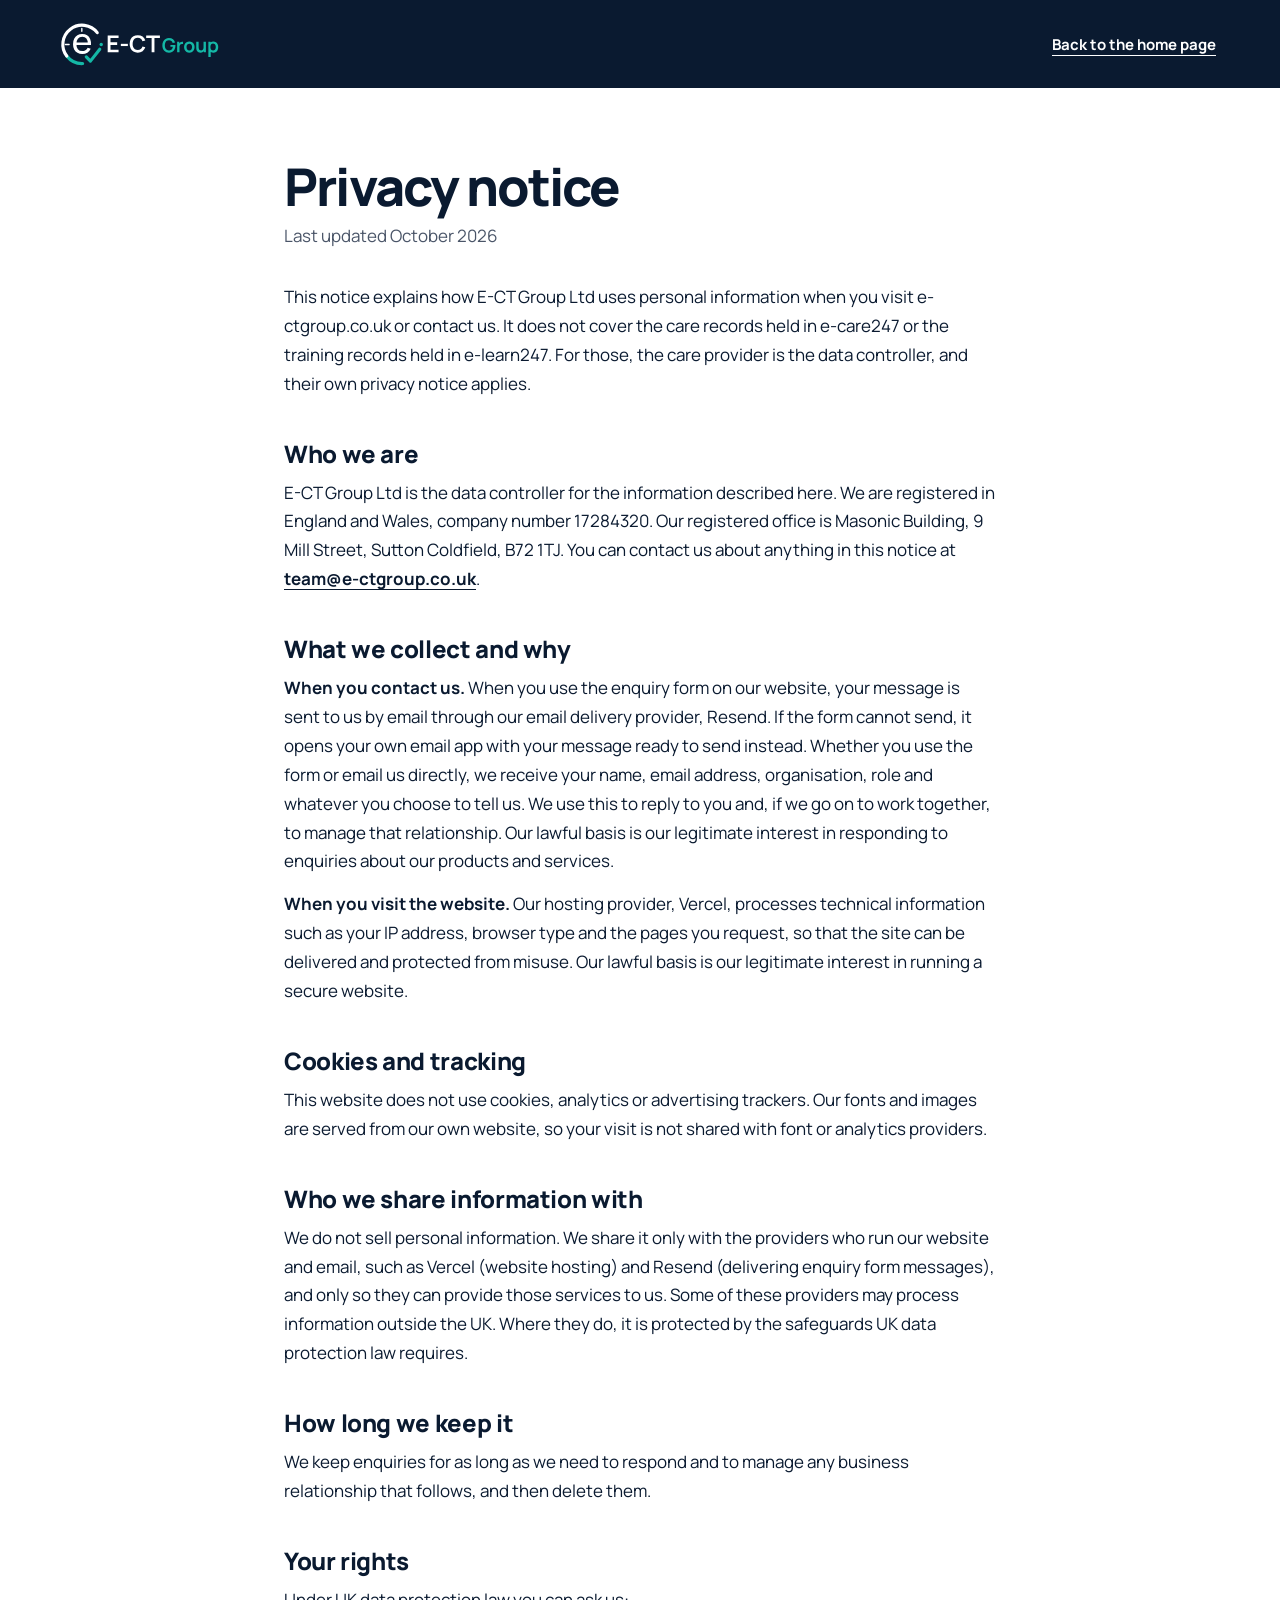
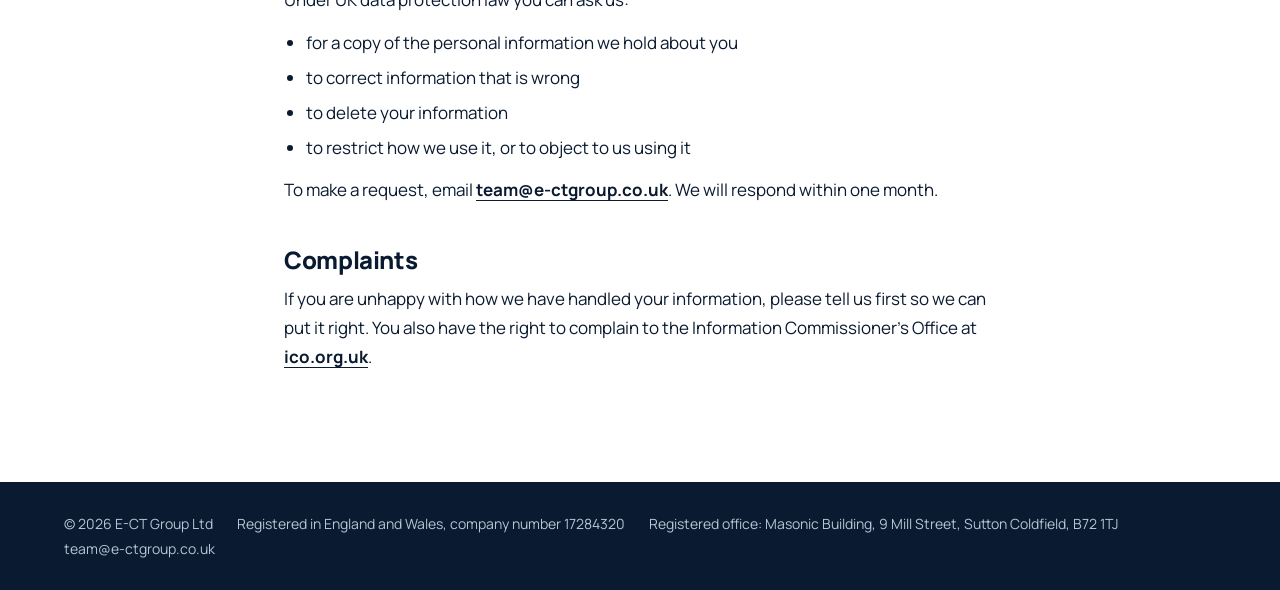
<file: privacy.html>
<!doctype html>
<html lang="en-GB">
<head>
<meta charset="utf-8">
<meta name="viewport" content="width=device-width, initial-scale=1">
<title>Privacy notice · E-CT Group</title>
<meta name="description" content="How E-CT Group Ltd uses personal information when you visit our website or contact us.">
<link rel="canonical" href="https://e-ctgroup.co.uk/privacy">
<meta name="theme-color" content="#0A1A30">
<link rel="icon" href="/favicon.svg" type="image/svg+xml">
<link rel="icon" href="/favicon-32.png" sizes="32x32" type="image/png">
<link rel="apple-touch-icon" href="/apple-touch-icon.png">
<link rel="stylesheet" href="/assets/site.css">
</head>
<body>
<a href="#main" class="skip">Skip to main content</a>
<header style="background: #0A1A30">
<div style="max-width: 1200px; margin: 0 auto; padding: 18px 24px; box-sizing: border-box; display: flex; align-items: center; justify-content: space-between; gap: 16px; flex-wrap: wrap">
<a href="/" aria-label="E-CT Group home" style="display: block; margin-left: -10px"><img src="/assets/img/e-ct-group-on-dark.svg" alt="E-CT Group" width="172" style="width: 172px; height: auto; display: block"></a>
<a href="/" style="color: #FFFFFF; font-weight: 700; font-size: 15px; text-underline-offset: 5px; padding: 10px 0; font-family: 'Manrope', system-ui, sans-serif">Back to the home page</a>
</div>
</header>
<main id="main" style="font-family: 'Manrope', system-ui, sans-serif; color: #0A1A30; background: #FFFFFF">
<div class="prose" style="max-width: 760px; margin: 0 auto; padding: 72px 24px 96px; box-sizing: border-box; font-size: 17px; line-height: 1.7">
<h1 style="margin: 0 0 8px; font-size: clamp(36px, 6vw, 52px); line-height: 1.04; font-weight: 800; letter-spacing: -0.035em">Privacy notice</h1><p style="margin: 0 0 32px; color: #4A5568">Last updated October 2026</p><p style="margin: 0 0 14px">This notice explains how E-CT Group Ltd uses personal information when you visit e-ctgroup.co.uk or contact us. It does not cover the care records held in e-care247 or the training records held in e-learn247. For those, the care provider is the data controller, and their own privacy notice applies.</p><h2 style="margin: 40px 0 10px; font-size: 24px; line-height: 1.25; font-weight: 800; letter-spacing: -0.015em">Who we are</h2><p style="margin: 0 0 14px">E-CT Group Ltd is the data controller for the information described here. We are registered in England and Wales, company number 17284320. Our registered office is Masonic Building, 9 Mill Street, Sutton Coldfield, B72 1TJ. You can contact us about anything in this notice at <a href='mailto:team@e-ctgroup.co.uk'>team@e-ctgroup.co.uk</a>.</p><h2 style="margin: 40px 0 10px; font-size: 24px; line-height: 1.25; font-weight: 800; letter-spacing: -0.015em">What we collect and why</h2><p style="margin: 0 0 14px"><strong>When you contact us.</strong> When you use the enquiry form on our website, your message is sent to us by email through our email delivery provider, Resend. If the form cannot send, it opens your own email app with your message ready to send instead. Whether you use the form or email us directly, we receive your name, email address, organisation, role and whatever you choose to tell us. We use this to reply to you and, if we go on to work together, to manage that relationship. Our lawful basis is our legitimate interest in responding to enquiries about our products and services.</p><p style="margin: 0 0 14px"><strong>When you visit the website.</strong> Our hosting provider, Vercel, processes technical information such as your IP address, browser type and the pages you request, so that the site can be delivered and protected from misuse. Our lawful basis is our legitimate interest in running a secure website.</p><h2 style="margin: 40px 0 10px; font-size: 24px; line-height: 1.25; font-weight: 800; letter-spacing: -0.015em">Cookies and tracking</h2><p style="margin: 0 0 14px">This website does not use cookies, analytics or advertising trackers. Our fonts and images are served from our own website, so your visit is not shared with font or analytics providers.</p><h2 style="margin: 40px 0 10px; font-size: 24px; line-height: 1.25; font-weight: 800; letter-spacing: -0.015em">Who we share information with</h2><p style="margin: 0 0 14px">We do not sell personal information. We share it only with the providers who run our website and email, such as Vercel (website hosting) and Resend (delivering enquiry form messages), and only so they can provide those services to us. Some of these providers may process information outside the UK. Where they do, it is protected by the safeguards UK data protection law requires.</p><h2 style="margin: 40px 0 10px; font-size: 24px; line-height: 1.25; font-weight: 800; letter-spacing: -0.015em">How long we keep it</h2><p style="margin: 0 0 14px">We keep enquiries for as long as we need to respond and to manage any business relationship that follows, and then delete them.</p><h2 style="margin: 40px 0 10px; font-size: 24px; line-height: 1.25; font-weight: 800; letter-spacing: -0.015em">Your rights</h2><p style="margin: 0 0 14px">Under UK data protection law you can ask us:</p><ul style="margin: 0 0 14px; padding-left: 22px"><li style="margin-bottom: 6px">for a copy of the personal information we hold about you</li><li style="margin-bottom: 6px">to correct information that is wrong</li><li style="margin-bottom: 6px">to delete your information</li><li style="margin-bottom: 6px">to restrict how we use it, or to object to us using it</li></ul><p style="margin: 0 0 14px">To make a request, email <a href='mailto:team@e-ctgroup.co.uk'>team@e-ctgroup.co.uk</a>. We will respond within one month.</p><h2 style="margin: 40px 0 10px; font-size: 24px; line-height: 1.25; font-weight: 800; letter-spacing: -0.015em">Complaints</h2><p style="margin: 0 0 14px">If you are unhappy with how we have handled your information, please tell us first so we can put it right. You also have the right to complain to the Information Commissioner's Office at <a href='https://ico.org.uk/make-a-complaint/'>ico.org.uk</a>.</p>
</div>
</main>
<footer style="background: #0A1A30; color: #B8C4D4; font-family: 'Manrope', system-ui, sans-serif">
<div style="max-width: 1200px; margin: 0 auto; padding: 32px 24px; box-sizing: border-box; display: flex; flex-wrap: wrap; gap: 6px 24px; font-size: 14px">
<span>© 2026 E-CT Group Ltd</span><span>Registered in England and Wales, company number 17284320</span><span>Registered office: Masonic Building, 9 Mill Street, Sutton Coldfield, B72 1TJ</span><span>team@e-ctgroup.co.uk</span>
</div>
</footer>
</body>
</html>
</file>
<file: assets/site.css>
@font-face{font-family:'Manrope';src:url('/assets/fonts/manrope.woff2') format('woff2');font-weight:200 800;font-display:swap}
@font-face{font-family:'JetBrains Mono';src:url('/assets/fonts/jetbrains-mono.woff2') format('woff2');font-weight:100 800;font-display:swap}
body{margin:0;background:#0A1A30}
a{color:#0A1A30}a:hover{color:#000000}
.skip{position:absolute;left:16px;top:-80px;z-index:10;background:#FFFFFF;color:#0A1A30;padding:12px 18px;border-radius:10px;font-weight:700}.skip:focus{top:16px}
.navlink:hover{text-decoration:underline;text-underline-offset:6px}
:focus-visible{outline:3px solid #14B8A6;outline-offset:3px;border-radius:4px}
summary::-webkit-details-marker{display:none}
details[open] .chev{transform:rotate(180deg)}
.chev{transition:transform .2s ease}
.ring-spin{transform-box:view-box;transform-origin:1800px 1800px;animation:ringspin 2.1s cubic-bezier(.16,1,.3,1) .1s both;will-change:transform}
@keyframes ringspin{from{transform:rotate(-46deg)}to{transform:rotate(0deg)}}
.ring-sweep{stroke-dasharray:1 2;stroke-dashoffset:1.03;animation:sweep 1.55s cubic-bezier(.65,0,.35,1) .2s forwards}
.tick-draw{stroke-dasharray:1 2;stroke-dashoffset:1.03;animation:sweep .6s cubic-bezier(.22,1,.36,1) 1.55s forwards}
@keyframes sweep{to{stroke-dashoffset:0}}
.tick-pop{transform-box:fill-box;transform-origin:30% 70%;animation:tickpop .7s cubic-bezier(.34,1.56,.64,1) 2.05s both}
@keyframes tickpop{0%{transform:scale(1)}35%{transform:scale(1.09)}100%{transform:scale(1)}}
.rise{animation:rise 1s cubic-bezier(.16,1,.3,1) both}
@keyframes rise{from{opacity:0;transform:translateY(18px)}to{opacity:1;transform:translateY(0)}}
.rise-1{animation-delay:.05s}.rise-2{animation-delay:.14s}.rise-3{animation-delay:.28s}.rise-4{animation-delay:.4s}.rise-5{animation-delay:.62s}
@media (prefers-reduced-motion: reduce){.ring-spin,.tick-pop,.rise{animation:none}.ring-sweep,.tick-draw{animation:none;stroke-dashoffset:0}}
.mnav{display:none}
.mnav summary::-webkit-details-marker{display:none}
@media (max-width: 1180px) and (min-width: 1024px){.hero-ring{width:620px !important;height:620px !important;right:-220px !important;top:-70px !important}}
@media (max-width: 1023px){.hero-ring{position:relative !important;display:block;right:auto !important;top:auto !important;width:190px !important;height:190px !important;margin:40px 0 -4px 14px}.hero-pad{padding-top:20px !important}}
@media (max-width: 900px){.dnav{display:none !important}.mnav{display:block}}
@media (max-width: 760px){
.hero-ring{width:150px !important;height:150px !important;margin:36px 0 -6px 14px}
.facts{grid-template-columns:1fr !important}
.hero-pad{padding-top:20px !important;padding-bottom:150px !important}
.pad{padding-top:72px !important;padding-bottom:72px !important}
.fact{border-left:none !important;border-top:1px solid #D5DBE3}
.fact:first-child{border-top:none}
.tbl{min-width:0 !important;font-size:13.5px !important}
.hide-sm{display:none}
.orgs{flex-direction:column !important}
.orgdiv{flex-basis:40px !important}
.orgdiv>div{width:100% !important;height:8px !important;align-self:center !important}
.tbl th,.tbl td{padding-right:8px !important}
.tbl th[scope=row]{white-space:normal !important}
}
html{scroll-behavior:smooth}@media (prefers-reduced-motion: reduce){html{scroll-behavior:auto}}
[id]{scroll-margin-top:16px}
.prose a{color:#0A1A30;text-underline-offset:4px;font-weight:700}
</file>
